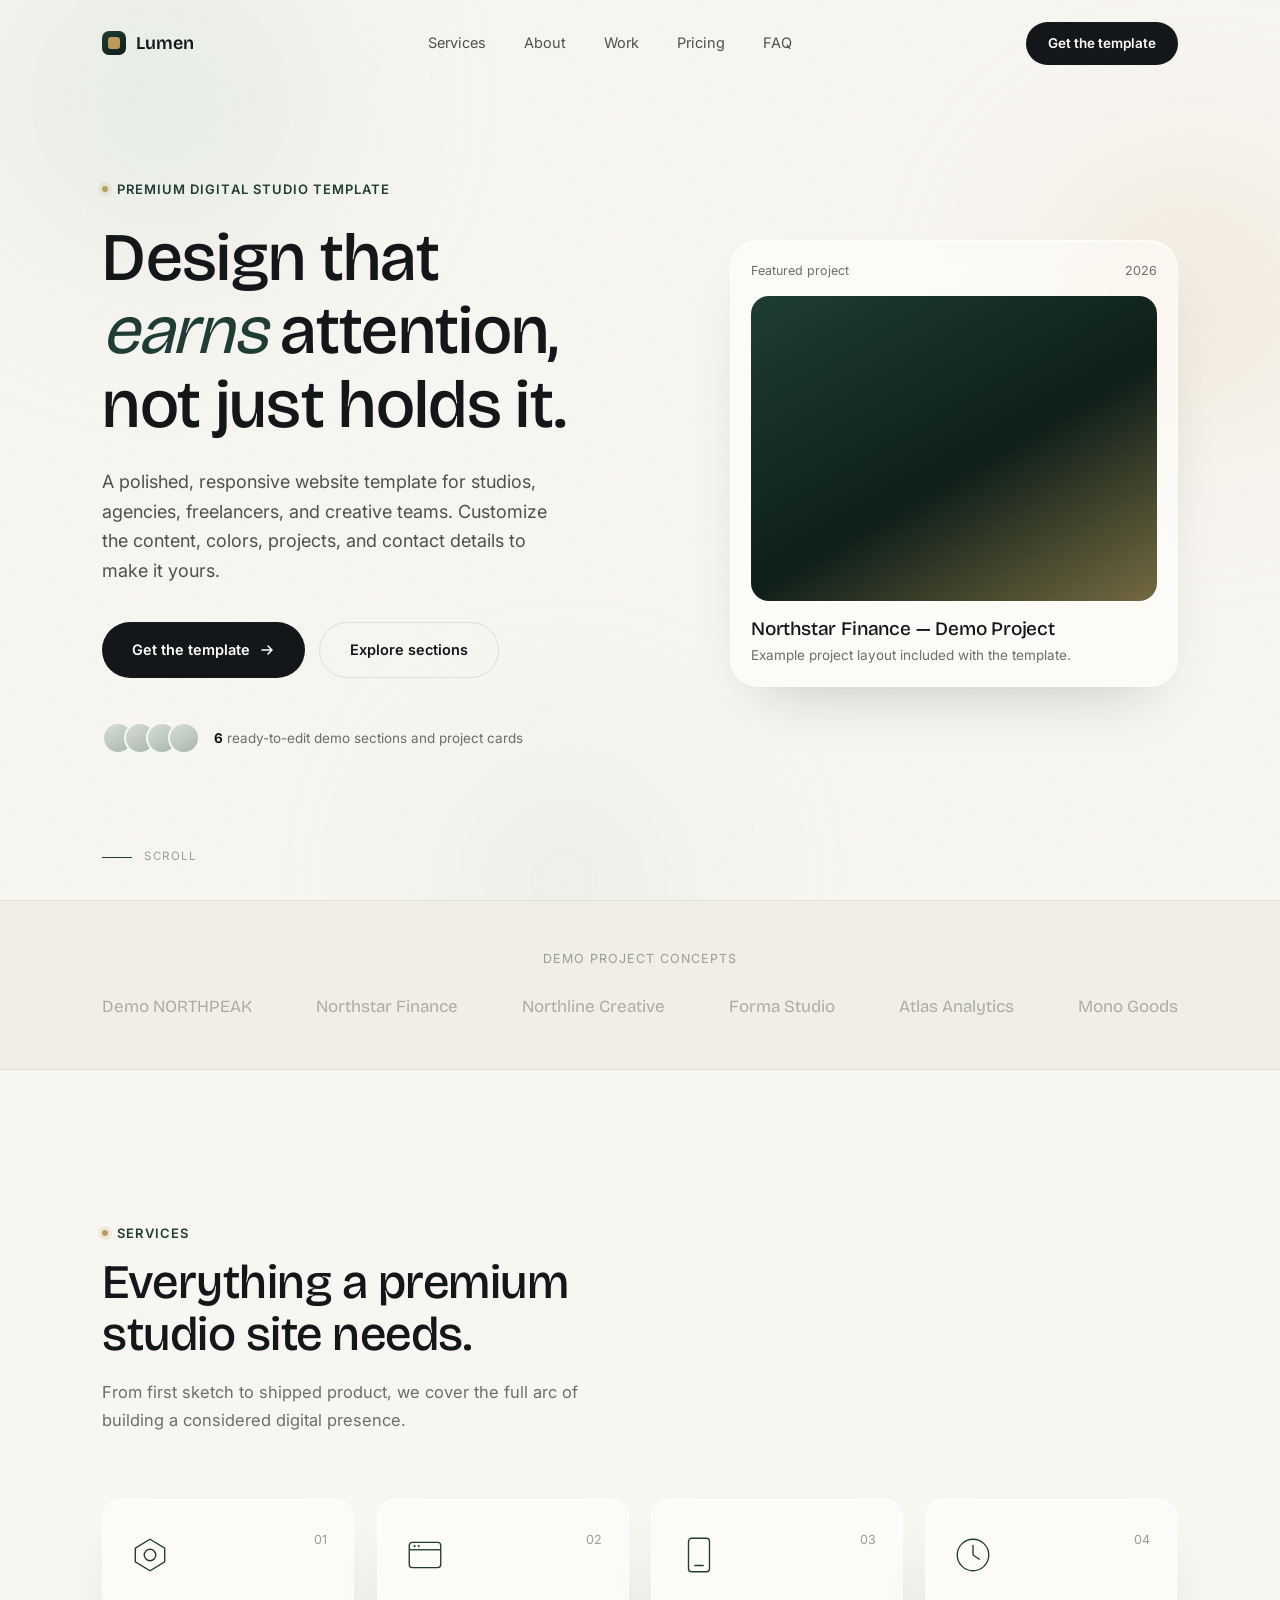
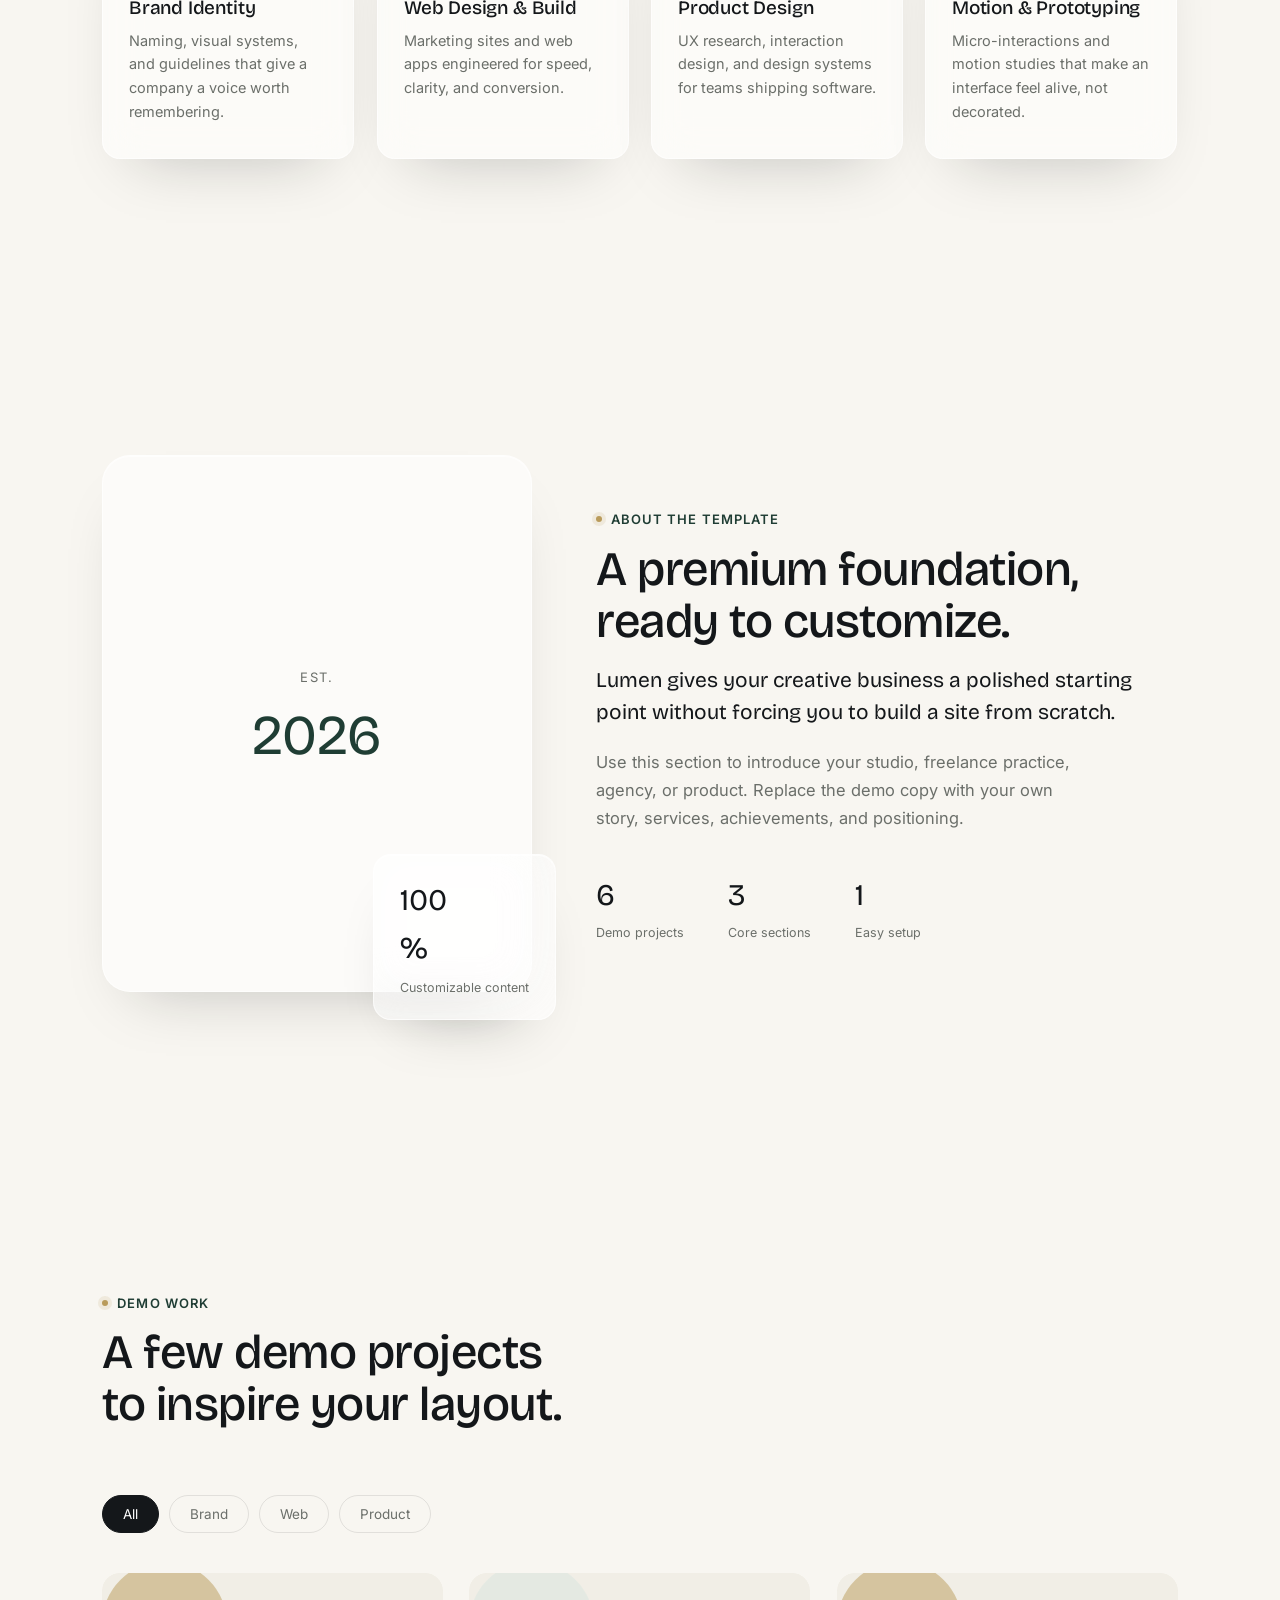
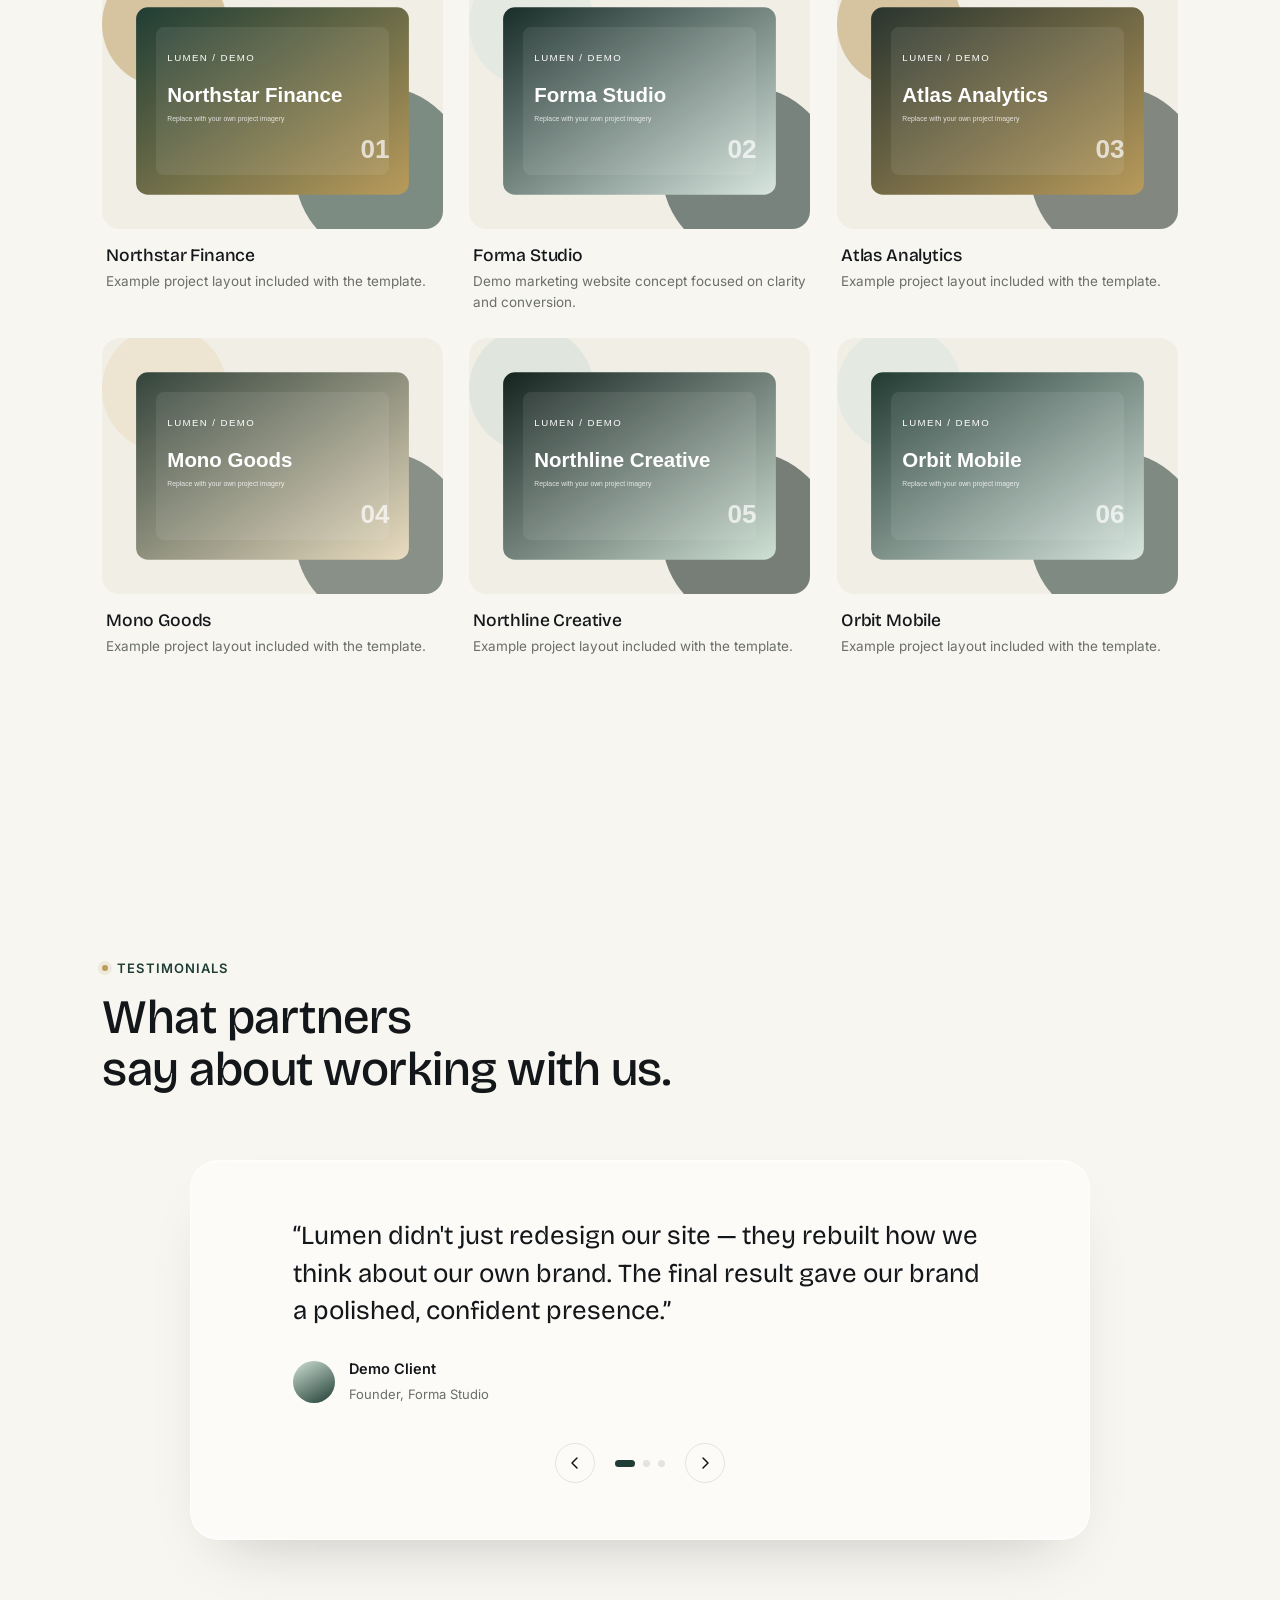
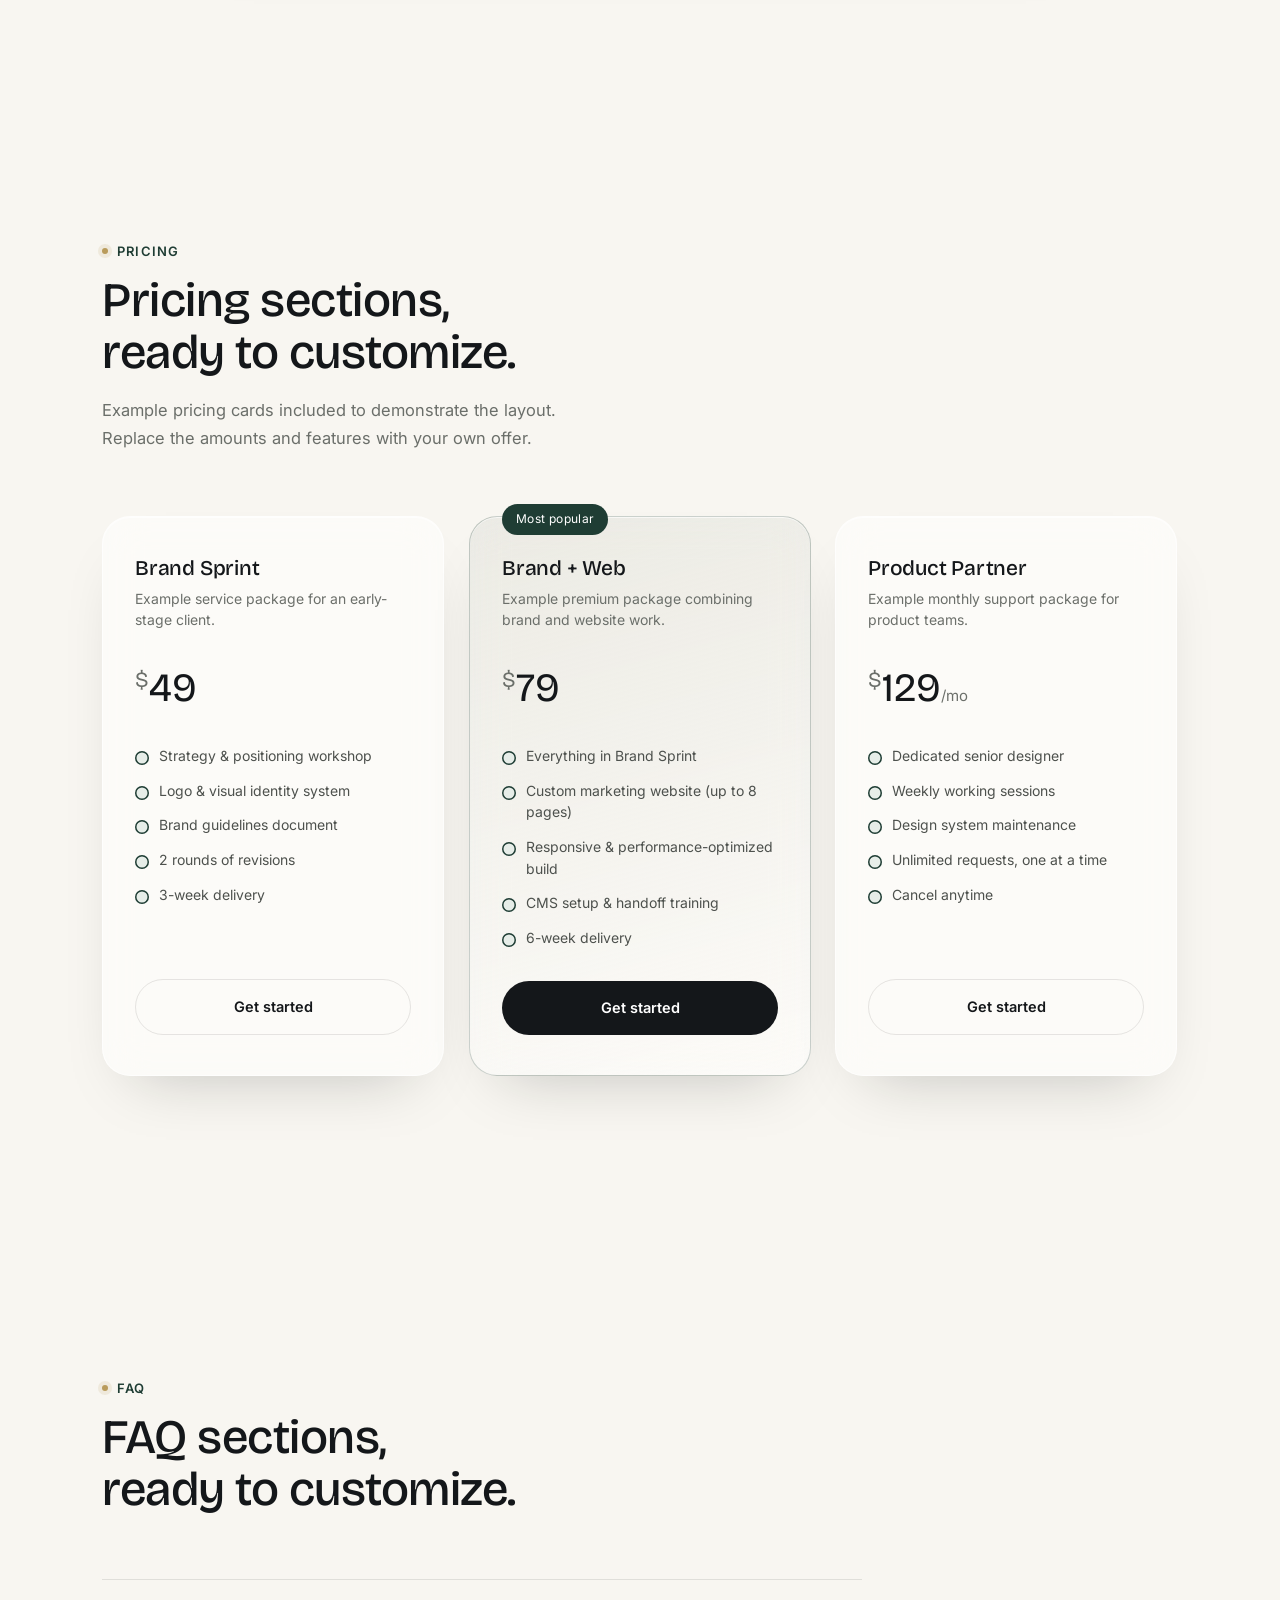
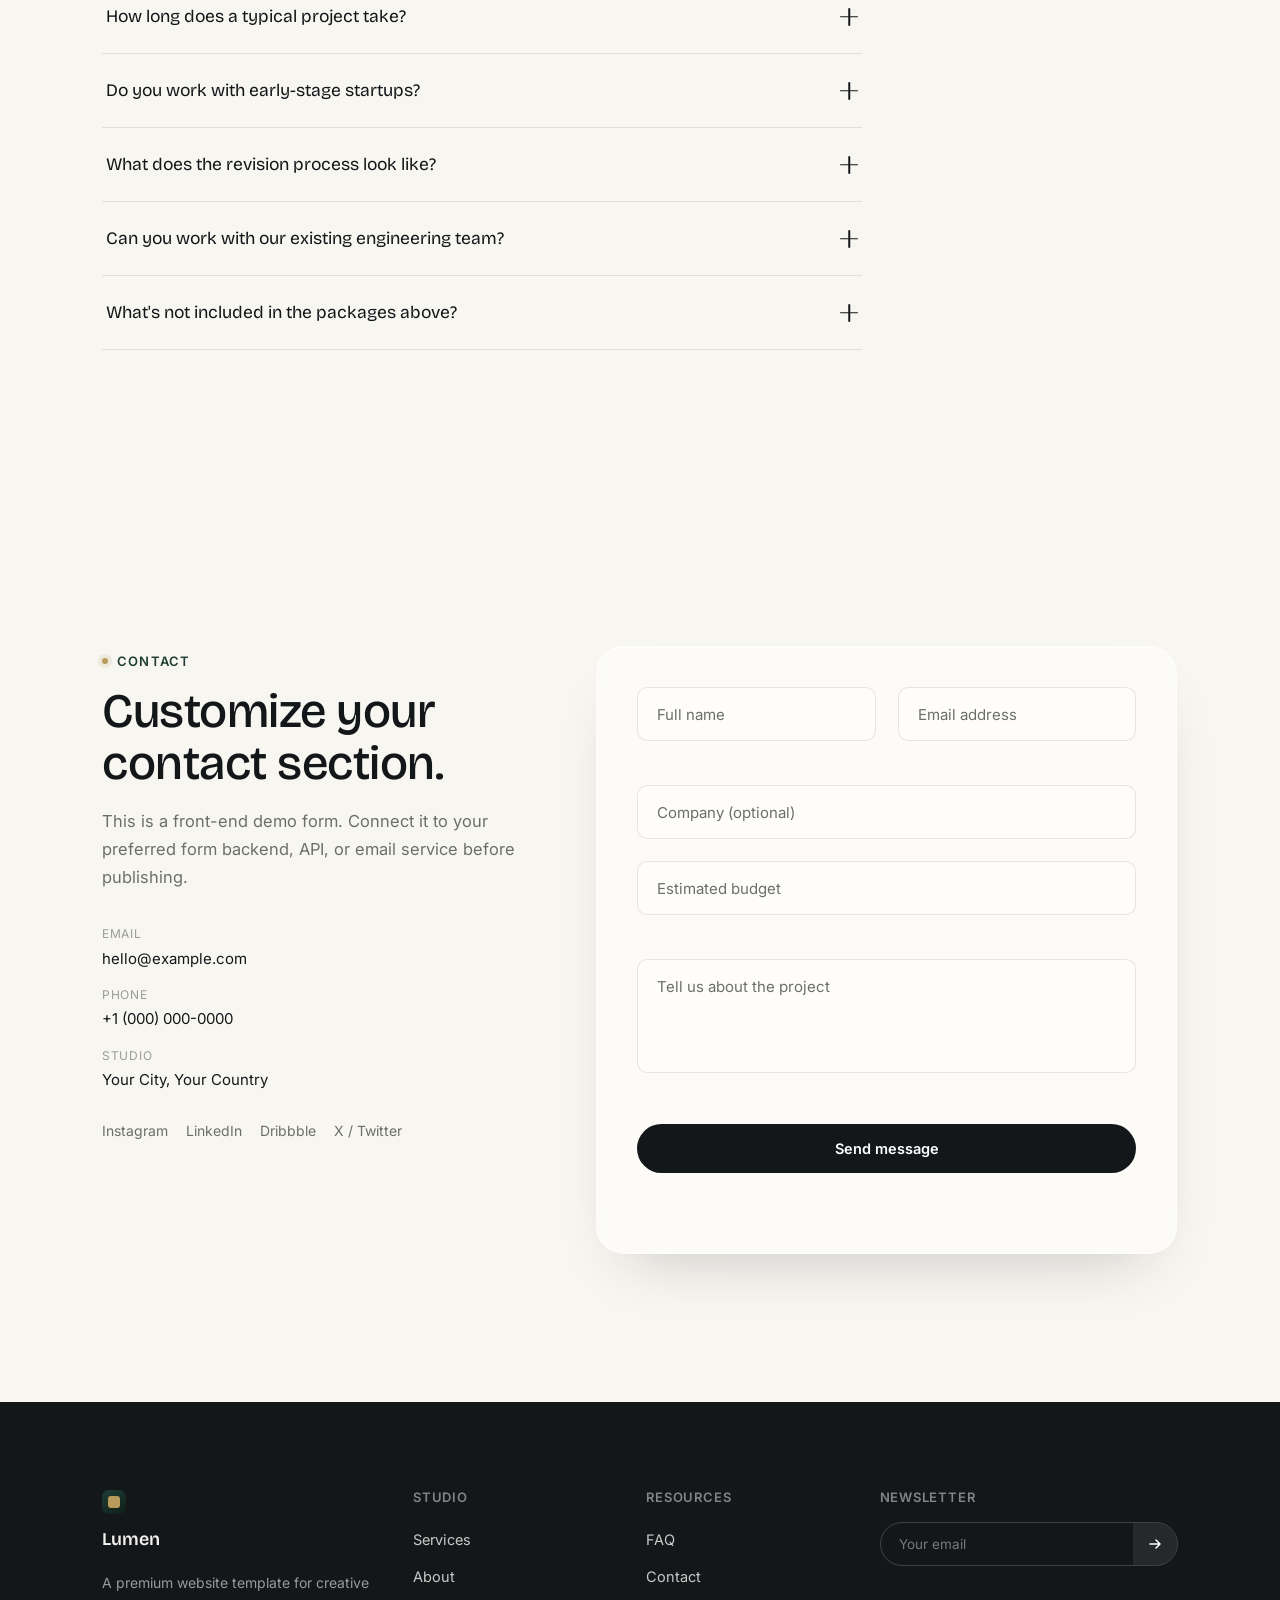
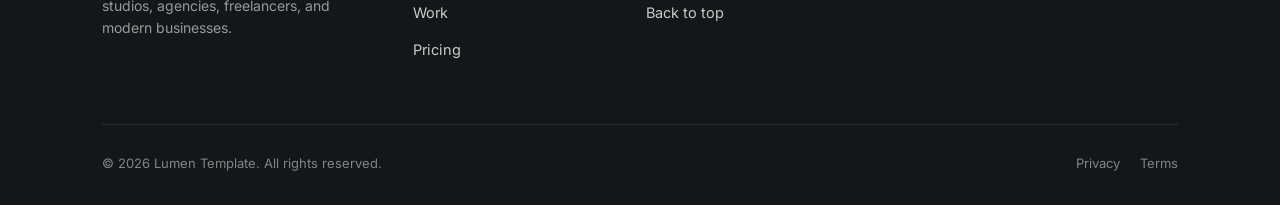
<file: index.html>
<!DOCTYPE html>
<html lang="en">
<head>
<!--
  LUMEN — COMMERCIAL TEMPLATE
  Demo content is included for presentation purposes.
  Replace brand details, testimonials, projects, contact information,
  pricing, social links, and legal links before publishing a client site.
-->
<meta charset="UTF-8">
<meta name="viewport" content="width=device-width, initial-scale=1.0">
<title>Lumen — Premium Digital Studio Template</title>
<meta name="description" content="Lumen is a premium digital studio website template for creative agencies, freelancers, and modern studios.">
<meta name="theme-color" content="#f8f6f1">

<!-- Preconnect + fonts -->
<link rel="preconnect" href="https://fonts.googleapis.com">
<link rel="preconnect" href="https://fonts.gstatic.com" crossorigin>
<link href="https://fonts.googleapis.com/css2?family=Bricolage+Grotesque:opsz,wght@12..96,400;12..96,500;12..96,600;12..96,700&family=Inter:wght@400;500;600&display=swap" rel="stylesheet">

<link rel="stylesheet" href="style.css">
</head>
<body>

<!-- ============ LOADER ============ -->
<div class="loader" id="loader" aria-hidden="true">
  <div class="loader-mark">
    <span class="loader-ring"></span>
    <span class="loader-word">LUMEN</span>
  </div>
</div>

<a class="skip-link" href="#main">Skip to content</a>

<!-- ============ SCROLL PROGRESS ============ -->
<div class="scroll-progress" id="scrollProgress" aria-hidden="true"></div>

<!-- ============ NAV ============ -->
<header class="nav" id="nav">
  <div class="nav-inner">
    <a href="#top" class="brand" aria-label="Lumen — home">
      <span class="brand-mark" aria-hidden="true"></span>
      <span class="brand-word">Lumen</span>
    </a>

    <nav class="nav-links" aria-label="Primary navigation">
      <a href="#services"><span>Services</span></a>
      <a href="#about"><span>About</span></a>
      <a href="#work"><span>Work</span></a>
      <a href="#pricing"><span>Pricing</span></a>
      <a href="#faq"><span>FAQ</span></a>
    </nav>

    <a href="#contact" class="btn btn-small btn-dark nav-cta">
      <span>Get the template</span>
    </a>

    <button class="nav-toggle" id="navToggle" aria-label="Open menu" aria-expanded="false" aria-controls="navMobile">
      <span></span><span></span><span></span>
    </button>
  </div>

  <div class="nav-mobile" id="navMobile">
    <a href="#services">Services</a>
    <a href="#about">About</a>
    <a href="#work">Work</a>
    <a href="#pricing">Pricing</a>
    <a href="#faq">FAQ</a>
    <a href="#contact" class="nav-mobile-cta">Get the template</a>
  </div>
</header>

<main id="main">

  <!-- ============ HERO ============ -->
  <section class="hero" id="top">
    <div class="hero-aurora" aria-hidden="true">
      <span class="orb orb-a"></span>
      <span class="orb orb-b"></span>
      <span class="orb orb-c"></span>
      <span class="grain-overlay"></span>
    </div>

    <div class="hero-inner">
      <p class="eyebrow" data-reveal>
        <span class="eyebrow-dot" aria-hidden="true"></span>
        Premium Digital Studio Template
      </p>

      <h1 class="hero-title">
        <span class="reveal-line"><span data-reveal-word>Design that</span></span>
        <span class="reveal-line"><span data-reveal-word><em>earns</em> attention,</span></span>
        <span class="reveal-line"><span data-reveal-word>not just holds it.</span></span>
      </h1>

      <p class="hero-sub" data-reveal>
        A polished, responsive website template for studios, agencies,
        freelancers, and creative teams. Customize the content, colors,
        projects, and contact details to make it yours.
      </p>

      <div class="hero-actions" data-reveal>
        <a href="#contact" class="btn btn-dark">
          <span>Get the template</span>
          <svg class="btn-icon" width="16" height="16" viewBox="0 0 16 16" fill="none" aria-hidden="true"><path d="M3 8h10M9 4l4 4-4 4" stroke="currentColor" stroke-width="1.5" stroke-linecap="round" stroke-linejoin="round"/></svg>
        </a>
        <a href="#work" class="btn btn-outline">
          <span>Explore sections</span>
        </a>
      </div>

      <div class="hero-proof" data-reveal>
        <div class="proof-avatars" aria-hidden="true">
          <span></span><span></span><span></span><span></span>
        </div>
        <p><strong>6</strong> ready-to-edit demo sections and project cards</p>
      </div>
    </div>

    <div class="hero-card glass" data-reveal data-tilt>
      <div class="hero-card-top">
        <span class="hero-card-tag">Featured project</span>
        <span class="hero-card-year">2026</span>
      </div>
      <div class="hero-card-media" aria-hidden="true">
        <div class="media-gradient"></div>
      </div>
      <div class="hero-card-bottom">
        <h3>Northstar Finance — Demo Project</h3>
        <p>Example project layout included with the template.</p>
      </div>
    </div>

    <div class="scroll-cue" aria-hidden="true">
      <span class="scroll-cue-line"></span>
      <span>Scroll</span>
    </div>
  </section>

  <!-- ============ LOGO STRIP ============ -->
  <section class="logo-strip" aria-label="Clients we've worked with">
    <p class="logo-strip-label">Demo project concepts</p>
    <div class="logo-row">
      <span>Demo NORTHPEAK</span>
      <span>Northstar Finance</span>
      <span>Northline Creative</span>
      <span>Forma Studio</span>
      <span>Atlas Analytics</span>
      <span>Mono Goods</span>
    </div>
  </section>

  <!-- ============ SERVICES ============ -->
  <section class="services section" id="services">
    <div class="section-head">
      <p class="eyebrow"><span class="eyebrow-dot" aria-hidden="true"></span> Services</p>
      <h2 class="section-title" data-reveal>Everything a premium<br>studio site needs.</h2>
      <p class="section-desc" data-reveal>
        From first sketch to shipped product, we cover the full arc of
        building a considered digital presence.
      </p>
    </div>

    <div class="services-grid">
      <article class="service-card glass" data-reveal data-tilt>
        <div class="service-icon" aria-hidden="true">
          <svg viewBox="0 0 40 40" fill="none"><path d="M20 5L34 13.5V26.5L20 35L6 26.5V13.5L20 5Z" stroke="currentColor" stroke-width="1.3"/><circle cx="20" cy="20" r="5.5" stroke="currentColor" stroke-width="1.3"/></svg>
        </div>
        <span class="service-num">01</span>
        <h3>Brand Identity</h3>
        <p>Naming, visual systems, and guidelines that give a company a voice worth remembering.</p>
      </article>

      <article class="service-card glass" data-reveal data-tilt>
        <div class="service-icon" aria-hidden="true">
          <svg viewBox="0 0 40 40" fill="none"><rect x="5" y="8" width="30" height="24" rx="3" stroke="currentColor" stroke-width="1.3"/><path d="M5 15H35" stroke="currentColor" stroke-width="1.3"/><circle cx="10" cy="11.5" r="1" fill="currentColor"/><circle cx="14" cy="11.5" r="1" fill="currentColor"/></svg>
        </div>
        <span class="service-num">02</span>
        <h3>Web Design &amp; Build</h3>
        <p>Marketing sites and web apps engineered for speed, clarity, and conversion.</p>
      </article>

      <article class="service-card glass" data-reveal data-tilt>
        <div class="service-icon" aria-hidden="true">
          <svg viewBox="0 0 40 40" fill="none"><rect x="10" y="4" width="20" height="32" rx="3" stroke="currentColor" stroke-width="1.3"/><path d="M16 30H24" stroke="currentColor" stroke-width="1.3" stroke-linecap="round"/></svg>
        </div>
        <span class="service-num">03</span>
        <h3>Product Design</h3>
        <p>UX research, interaction design, and design systems for teams shipping software.</p>
      </article>

      <article class="service-card glass" data-reveal data-tilt>
        <div class="service-icon" aria-hidden="true">
          <svg viewBox="0 0 40 40" fill="none"><circle cx="20" cy="20" r="15" stroke="currentColor" stroke-width="1.3"/><path d="M20 11V20L26 24" stroke="currentColor" stroke-width="1.3" stroke-linecap="round" stroke-linejoin="round"/></svg>
        </div>
        <span class="service-num">04</span>
        <h3>Motion &amp; Prototyping</h3>
        <p>Micro-interactions and motion studies that make an interface feel alive, not decorated.</p>
      </article>
    </div>
  </section>

  <!-- ============ ABOUT ============ -->
  <section class="about section" id="about">
    <div class="about-grid">
      <div class="about-visual" data-reveal>
        <div class="about-frame glass">
          <div class="about-frame-inner">
            <span class="frame-label">Est.</span>
            <span class="frame-year">2026</span>
          </div>
        </div>
        <div class="about-stat glass">
          <span class="stat-num" data-count="100">0</span><span class="stat-unit">%</span>
          <span class="stat-label">Customizable content</span>
        </div>
      </div>

      <div class="about-copy">
        <p class="eyebrow"><span class="eyebrow-dot" aria-hidden="true"></span> About the Template</p>
        <h2 class="section-title" data-reveal>A premium foundation,<br>ready to customize.</h2>
        <p class="about-lede" data-reveal>
          Lumen gives your creative business a polished starting point
          without forcing you to build a site from scratch.
        </p>
        <p class="section-desc" data-reveal>
          Use this section to introduce your studio, freelance practice,
          agency, or product. Replace the demo copy with your own story,
          services, achievements, and positioning.
        </p>

        <div class="about-metrics" data-reveal>
          <div class="metric">
            <span class="metric-num" data-count="6">0</span><span class="metric-unit"></span>
            <span class="metric-label">Demo projects</span>
          </div>
          <div class="metric">
            <span class="metric-num" data-count="3">0</span><span class="metric-unit"></span>
            <span class="metric-label">Core sections</span>
          </div>
          <div class="metric">
            <span class="metric-num" data-count="1">0</span><span class="metric-unit"></span>
            <span class="metric-label">Easy setup</span>
          </div>
        </div>
      </div>
    </div>
  </section>

  <!-- ============ PORTFOLIO / GALLERY ============ -->
  <section class="work section" id="work">
    <div class="section-head">
      <p class="eyebrow"><span class="eyebrow-dot" aria-hidden="true"></span> Demo Work</p>
      <h2 class="section-title" data-reveal>A few demo projects<br>to inspire your layout.</h2>
    </div>

    <div class="work-filters" role="tablist" aria-label="Filter work by category">
      <button class="filter-btn is-active" role="tab" aria-selected="true" data-filter="all">All</button>
      <button class="filter-btn" role="tab" aria-selected="false" data-filter="brand">Brand</button>
      <button class="filter-btn" role="tab" aria-selected="false" data-filter="web">Web</button>
      <button class="filter-btn" role="tab" aria-selected="false" data-filter="product">Product</button>
    </div>

    <div class="work-grid" id="workGrid">

      <article class="work-card" data-category="brand" data-reveal>
        <div class="work-media">
          <img src="assets/work-01.svg" alt="Northstar Finance brand identity mockup on a desk" loading="lazy" width="1200" height="900">
          <div class="work-overlay">
            <span class="work-tag">Brand Identity</span>
            <span class="work-arrow" aria-hidden="true">↗</span>
          </div>
        </div>
        <div class="work-info">
          <h3>Northstar Finance</h3>
          <p>Example project layout included with the template.</p>
        </div>
      </article>

      <article class="work-card" data-category="web" data-reveal>
        <div class="work-media">
          <img src="assets/work-02.svg" alt="Forma Studio marketing website shown on a laptop screen" loading="lazy" width="1200" height="900">
          <div class="work-overlay">
            <span class="work-tag">Web Design</span>
            <span class="work-arrow" aria-hidden="true">↗</span>
          </div>
        </div>
        <div class="work-info">
          <h3>Forma Studio</h3>
          <p>Demo marketing website concept focused on clarity and conversion.</p>
        </div>
      </article>

      <article class="work-card" data-category="product" data-reveal>
        <div class="work-media">
          <img src="assets/work-03.svg" alt="Atlas Analytics product dashboard interface" loading="lazy" width="1200" height="900">
          <div class="work-overlay">
            <span class="work-tag">Product Design</span>
            <span class="work-arrow" aria-hidden="true">↗</span>
          </div>
        </div>
        <div class="work-info">
          <h3>Atlas Analytics</h3>
          <p>Example project layout included with the template.</p>
        </div>
      </article>

      <article class="work-card" data-category="brand" data-reveal>
        <div class="work-media">
          <img src="assets/work-04.svg" alt="Mono Goods packaging and stationery brand system" loading="lazy" width="1200" height="900">
          <div class="work-overlay">
            <span class="work-tag">Brand Identity</span>
            <span class="work-arrow" aria-hidden="true">↗</span>
          </div>
        </div>
        <div class="work-info">
          <h3>Mono Goods</h3>
          <p>Example project layout included with the template.</p>
        </div>
      </article>

      <article class="work-card" data-category="web" data-reveal>
        <div class="work-media">
          <img src="assets/work-05.svg" alt="Northline Creative agency portfolio website homepage" loading="lazy" width="1200" height="900">
          <div class="work-overlay">
            <span class="work-tag">Web Design</span>
            <span class="work-arrow" aria-hidden="true">↗</span>
          </div>
        </div>
        <div class="work-info">
          <h3>Northline Creative</h3>
          <p>Example project layout included with the template.</p>
        </div>
      </article>

      <article class="work-card" data-category="product" data-reveal>
        <div class="work-media">
          <img src="assets/work-06.svg" alt="Orbit Mobile mobile app interface screens" loading="lazy" width="1200" height="900">
          <div class="work-overlay">
            <span class="work-tag">Product Design</span>
            <span class="work-arrow" aria-hidden="true">↗</span>
          </div>
        </div>
        <div class="work-info">
          <h3>Orbit Mobile</h3>
          <p>Example project layout included with the template.</p>
        </div>
      </article>

    </div>
  </section>

  <!-- ============ TESTIMONIALS ============ -->
  <section class="testimonials section" id="testimonials">
    <div class="section-head">
      <p class="eyebrow"><span class="eyebrow-dot" aria-hidden="true"></span> Testimonials</p>
      <h2 class="section-title" data-reveal>What partners<br>say about working with us.</h2>
    </div>

    <div class="testimonial-slider glass" data-reveal>
      <div class="testimonial-track" id="testimonialTrack">
        <blockquote class="testimonial-slide is-active">
          <p>“Lumen didn't just redesign our site — they rebuilt how we think about our own brand. The final result gave our brand a polished, confident presence.”</p>
          <footer>
            <span class="testimonial-avatar" aria-hidden="true"></span>
            <div>
              <cite>Demo Client</cite>
              <span>Founder, Forma Studio</span>
            </div>
          </footer>
        </blockquote>

        <blockquote class="testimonial-slide">
          <p>“Clean structure, thoughtful interactions, and an excellent foundation for a studio website.”</p>
          <footer>
            <span class="testimonial-avatar" aria-hidden="true"></span>
            <div>
              <cite>Demo Founder</cite>
              <span>Head of Product, Atlas Analytics</span>
            </div>
          </footer>
        </blockquote>

        <blockquote class="testimonial-slide">
          <p>“The template gave us a polished starting point and made customization surprisingly fast.”</p>
          <footer>
            <span class="testimonial-avatar" aria-hidden="true"></span>
            <div>
              <cite>Demo Creative Director</cite>
              <span>CEO, Northstar Finance</span>
            </div>
          </footer>
        </blockquote>
      </div>

      <div class="testimonial-controls">
        <button class="testimonial-btn" id="testimonialPrev" aria-label="Previous testimonial">
          <svg width="16" height="16" viewBox="0 0 16 16" fill="none"><path d="M10 3L5 8L10 13" stroke="currentColor" stroke-width="1.5" stroke-linecap="round" stroke-linejoin="round"/></svg>
        </button>
        <div class="testimonial-dots" id="testimonialDots" role="tablist" aria-label="Select testimonial"></div>
        <button class="testimonial-btn" id="testimonialNext" aria-label="Next testimonial">
          <svg width="16" height="16" viewBox="0 0 16 16" fill="none"><path d="M6 3L11 8L6 13" stroke="currentColor" stroke-width="1.5" stroke-linecap="round" stroke-linejoin="round"/></svg>
        </button>
      </div>
    </div>
  </section>

  <!-- ============ PRICING ============ -->
  <section class="pricing section" id="pricing">
    <div class="section-head">
      <p class="eyebrow"><span class="eyebrow-dot" aria-hidden="true"></span> Pricing</p>
      <h2 class="section-title" data-reveal>Pricing sections,<br>ready to customize.</h2>
      <p class="section-desc" data-reveal>Example pricing cards included to demonstrate the layout. Replace the amounts and features with your own offer.</p>
    </div>

    <div class="pricing-grid">
      <article class="price-card glass" data-reveal data-tilt>
        <h3>Brand Sprint</h3>
        <p class="price-desc">Example service package for an early-stage client.</p>
        <p class="price-amount"><span class="price-currency">$</span>49</p>
        <ul class="price-features">
          <li>Strategy &amp; positioning workshop</li>
          <li>Logo &amp; visual identity system</li>
          <li>Brand guidelines document</li>
          <li>2 rounds of revisions</li>
          <li>3-week delivery</li>
        </ul>
        <a href="#contact" class="btn btn-outline btn-block"><span>Get started</span></a>
      </article>

      <article class="price-card price-card-featured glass" data-reveal data-tilt>
        <span class="price-badge">Most popular</span>
        <h3>Brand + Web</h3>
        <p class="price-desc">Example premium package combining brand and website work.</p>
        <p class="price-amount"><span class="price-currency">$</span>79</p>
        <ul class="price-features">
          <li>Everything in Brand Sprint</li>
          <li>Custom marketing website (up to 8 pages)</li>
          <li>Responsive &amp; performance-optimized build</li>
          <li>CMS setup &amp; handoff training</li>
          <li>6-week delivery</li>
        </ul>
        <a href="#contact" class="btn btn-dark btn-block"><span>Get started</span></a>
      </article>

      <article class="price-card glass" data-reveal data-tilt>
        <h3>Product Partner</h3>
        <p class="price-desc">Example monthly support package for product teams.</p>
        <p class="price-amount"><span class="price-currency">$</span>129<span class="price-period">/mo</span></p>
        <ul class="price-features">
          <li>Dedicated senior designer</li>
          <li>Weekly working sessions</li>
          <li>Design system maintenance</li>
          <li>Unlimited requests, one at a time</li>
          <li>Cancel anytime</li>
        </ul>
        <a href="#contact" class="btn btn-outline btn-block"><span>Get started</span></a>
      </article>
    </div>
  </section>

  <!-- ============ FAQ ============ -->
  <section class="faq section" id="faq">
    <div class="section-head">
      <p class="eyebrow"><span class="eyebrow-dot" aria-hidden="true"></span> FAQ</p>
      <h2 class="section-title" data-reveal>FAQ sections,<br>ready to customize.</h2>
    </div>

    <div class="faq-list" data-reveal>
      <div class="faq-item">
        <button class="faq-question" aria-expanded="false">
          <span>How long does a typical project take?</span>
          <span class="faq-icon" aria-hidden="true"></span>
        </button>
        <div class="faq-answer">
          <p>Replace this answer with your own delivery timeline, process, and scope details.</p>
        </div>
      </div>

      <div class="faq-item">
        <button class="faq-question" aria-expanded="false">
          <span>Do you work with early-stage startups?</span>
          <span class="faq-icon" aria-hidden="true"></span>
        </button>
        <div class="faq-answer">
          <p>Replace this demo answer with your own client or service information.</p>
        </div>
      </div>

      <div class="faq-item">
        <button class="faq-question" aria-expanded="false">
          <span>What does the revision process look like?</span>
          <span class="faq-icon" aria-hidden="true"></span>
        </button>
        <div class="faq-answer">
          <p>Explain your revision policy, approval process, and communication workflow here.</p>
        </div>
      </div>

      <div class="faq-item">
        <button class="faq-question" aria-expanded="false">
          <span>Can you work with our existing engineering team?</span>
          <span class="faq-icon" aria-hidden="true"></span>
        </button>
        <div class="faq-answer">
          <p>Use this answer to explain how you collaborate with clients, developers, or internal teams.</p>
        </div>
      </div>

      <div class="faq-item">
        <button class="faq-question" aria-expanded="false">
          <span>What's not included in the packages above?</span>
          <span class="faq-icon" aria-hidden="true"></span>
        </button>
        <div class="faq-answer">
          <p>List anything that is outside your standard package, such as hosting, copywriting, photography, or third-party services.</p>
        </div>
      </div>
    </div>
  </section>

  <!-- ============ CONTACT ============ -->
  <section class="contact section" id="contact">
    <div class="contact-grid">
      <div class="contact-copy">
        <p class="eyebrow"><span class="eyebrow-dot" aria-hidden="true"></span> Contact</p>
        <h2 class="section-title" data-reveal>Customize your<br>contact section.</h2>
        <p class="section-desc" data-reveal>
          This is a front-end demo form. Connect it to your preferred
          form backend, API, or email service before publishing.
        </p>

        <ul class="contact-details" data-reveal>
          <li>
            <span class="contact-label">Email</span>
            <a href="mailto:hello@example.com">hello@example.com</a>
          </li>
          <li>
            <span class="contact-label">Phone</span>
            <a href="tel:+10000000000">+1 (000) 000-0000</a>
          </li>
          <li>
            <span class="contact-label">Studio</span>
            <span>Your City, Your Country</span>
          </li>
        </ul>

        <div class="contact-socials" data-reveal>
          <a href="#" aria-label="Instagram — replace this link">Instagram</a>
          <a href="#" aria-label="LinkedIn — replace this link">LinkedIn</a>
          <a href="#" aria-label="Dribbble — replace this link">Dribbble</a>
          <a href="#" aria-label="X / Twitter — replace this link">X / Twitter</a>
        </div>
      </div>

      <form class="contact-form glass" id="contactForm" data-reveal novalidate>
        <div class="form-row">
          <div class="field">
            <input type="text" id="cf-name" name="name" required autocomplete="name" placeholder=" ">
            <label for="cf-name">Full name</label>
            <span class="field-error" id="err-name" role="alert"></span>
          </div>
          <div class="field">
            <input type="email" id="cf-email" name="email" required autocomplete="email" placeholder=" ">
            <label for="cf-email">Email address</label>
            <span class="field-error" id="err-email" role="alert"></span>
          </div>
        </div>

        <div class="field">
          <input type="text" id="cf-company" name="company" autocomplete="organization" placeholder=" ">
          <label for="cf-company">Company (optional)</label>
        </div>

        <div class="field">
          <select id="cf-budget" name="budget" required>
            <option value="" disabled selected></option>
            <option value="under-5k">Under $5k</option>
            <option value="5k-10k">$5k – $10k</option>
            <option value="10k-25k">$10k – $25k</option>
            <option value="25k-plus">$25k+</option>
          </select>
          <label for="cf-budget" class="select-label">Estimated budget</label>
          <span class="field-error" id="err-budget" role="alert"></span>
        </div>

        <div class="field">
          <textarea id="cf-message" name="message" rows="4" required placeholder=" "></textarea>
          <label for="cf-message">Tell us about the project</label>
          <span class="field-error" id="err-message" role="alert"></span>
        </div>

        <button type="submit" class="btn btn-dark btn-block">
          <span class="btn-label">Send message</span>
          <span class="btn-spinner" aria-hidden="true"></span>
        </button>
        <p class="form-status" id="formStatus" role="status" aria-live="polite"></p>
      </form>
    </div>
  </section>

</main>

<!-- ============ FOOTER ============ -->
<footer class="footer">
  <div class="footer-top">
    <div class="footer-brand">
      <span class="brand-mark" aria-hidden="true"></span>
      <span class="brand-word">Lumen</span>
      <p>A premium website template for creative studios, agencies, freelancers, and modern businesses.</p>
    </div>

    <nav class="footer-col" aria-label="Studio">
      <h4>Studio</h4>
      <a href="#services">Services</a>
      <a href="#about">About</a>
      <a href="#work">Work</a>
      <a href="#pricing">Pricing</a>
    </nav>

    <nav class="footer-col" aria-label="Resources">
      <h4>Resources</h4>
      <a href="#faq">FAQ</a>
      <a href="#contact">Contact</a>
      <a href="#top">Back to top</a>
    </nav>

    <div class="footer-col">
      <h4>Newsletter</h4>
      <form class="footer-form" id="footerForm">
        <label for="footer-email" class="sr-only">Email address</label>
        <input type="email" id="footer-email" placeholder="Your email" required>
        <button type="submit" aria-label="Subscribe">
          <svg width="16" height="16" viewBox="0 0 16 16" fill="none"><path d="M3 8h10M9 4l4 4-4 4" stroke="currentColor" stroke-width="1.5" stroke-linecap="round" stroke-linejoin="round"/></svg>
        </button>
      </form>
    </div>
  </div>

  <div class="footer-bottom">
    <p>© 2026 Lumen Template. All rights reserved.</p>
    <div class="footer-legal">
      <a href="#" aria-label="Replace with your privacy policy">Privacy</a>
      <a href="#" aria-label="Replace with your terms">Terms</a>
    </div>
  </div>
</footer>

<!-- Back to top -->
<button class="to-top" id="toTop" aria-label="Back to top">
  <svg width="16" height="16" viewBox="0 0 16 16" fill="none"><path d="M13 10L8 5L3 10" stroke="currentColor" stroke-width="1.5" stroke-linecap="round" stroke-linejoin="round"/></svg>
</button>

<script src="script.js" defer></script>
</body>
</html>
</file>
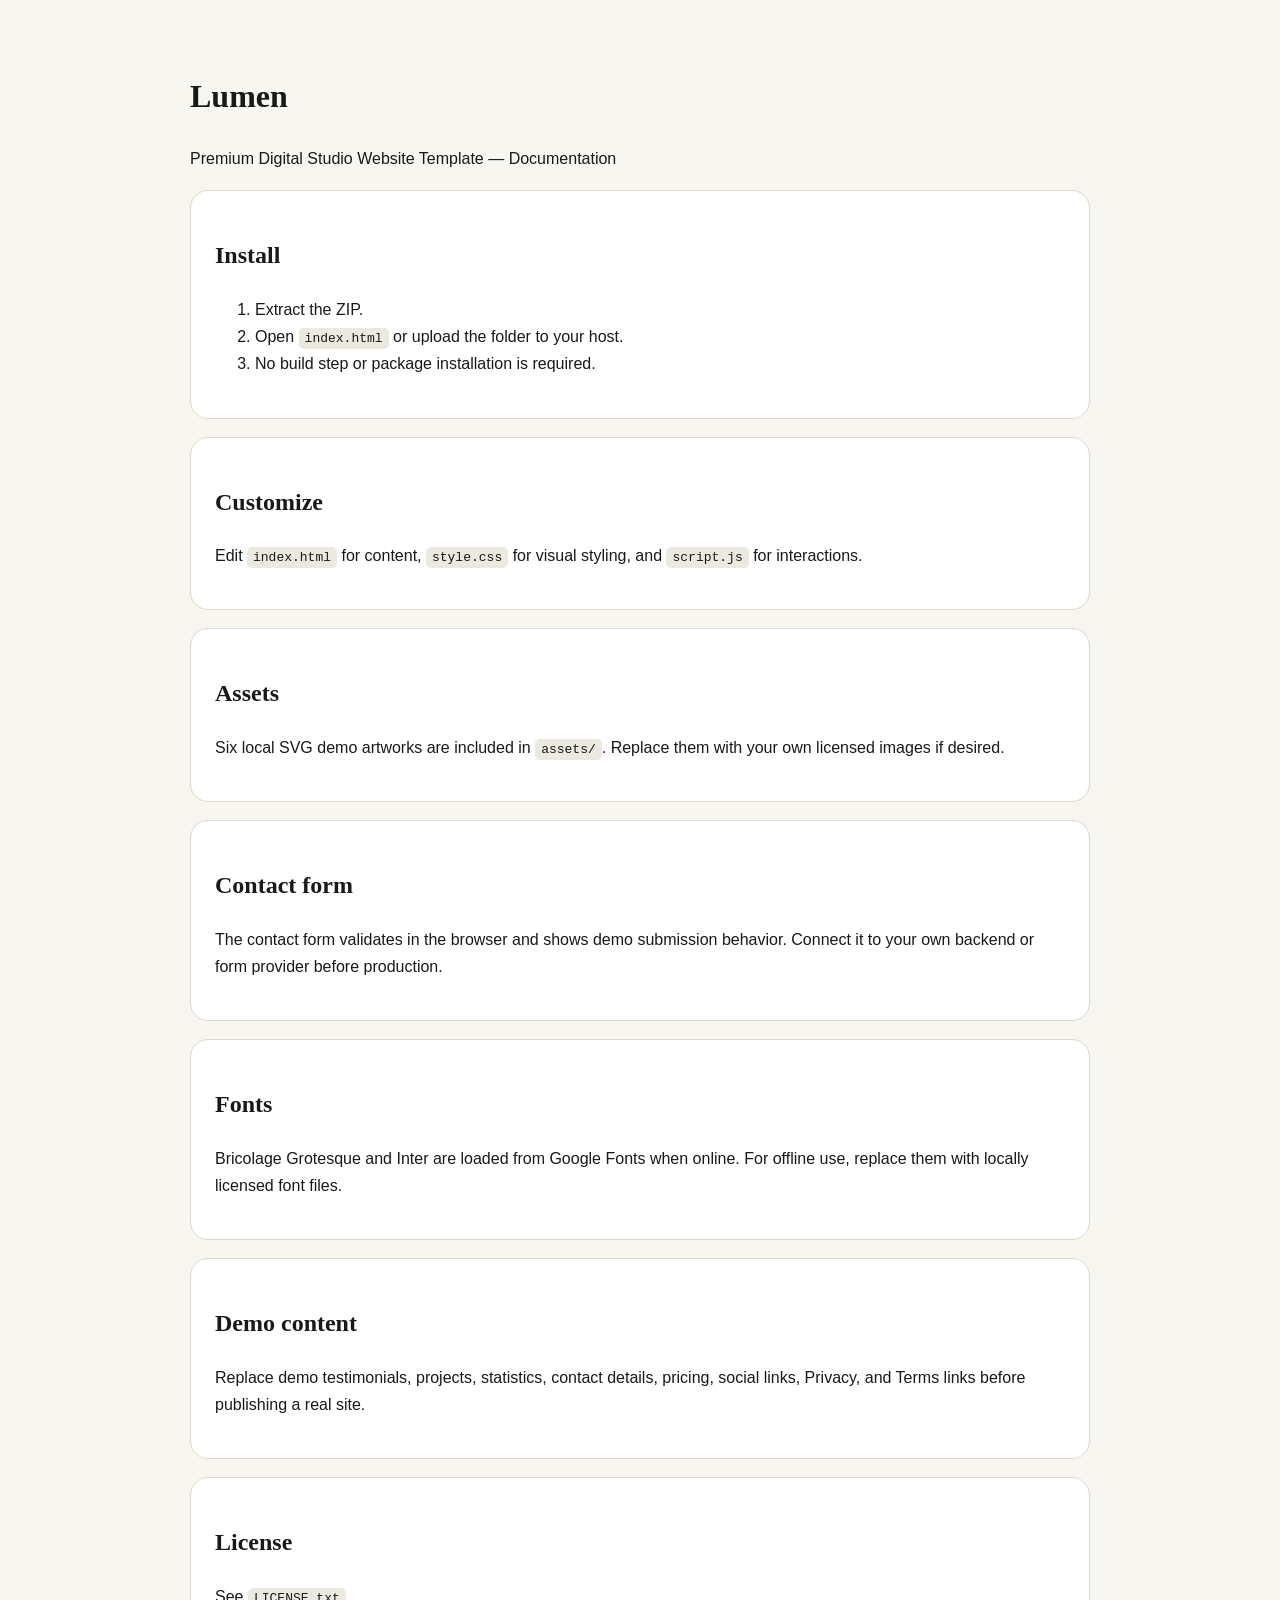
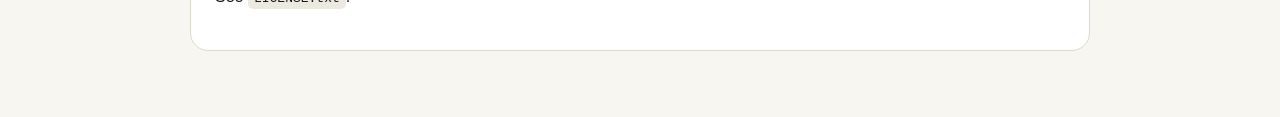
<file: documentation/index.html>
<!doctype html><html lang="en"><head><meta charset="utf-8"><meta name="viewport" content="width=device-width,initial-scale=1"><title>Lumen — Documentation</title><style>body{font-family:Arial,sans-serif;max-width:900px;margin:auto;padding:48px 24px;line-height:1.7;color:#171a18;background:#f8f6f1}h1,h2{font-family:Georgia,serif}code{background:#ece9e1;padding:3px 6px;border-radius:5px}.card{background:#fff;border:1px solid #ddd8cc;border-radius:18px;padding:24px;margin:18px 0}</style></head><body><h1>Lumen</h1><p>Premium Digital Studio Website Template — Documentation</p><div class="card"><h2>Install</h2><ol><li>Extract the ZIP.</li><li>Open <code>index.html</code> or upload the folder to your host.</li><li>No build step or package installation is required.</li></ol></div><div class="card"><h2>Customize</h2><p>Edit <code>index.html</code> for content, <code>style.css</code> for visual styling, and <code>script.js</code> for interactions.</p></div><div class="card"><h2>Assets</h2><p>Six local SVG demo artworks are included in <code>assets/</code>. Replace them with your own licensed images if desired.</p></div><div class="card"><h2>Contact form</h2><p>The contact form validates in the browser and shows demo submission behavior. Connect it to your own backend or form provider before production.</p></div><div class="card"><h2>Fonts</h2><p>Bricolage Grotesque and Inter are loaded from Google Fonts when online. For offline use, replace them with locally licensed font files.</p></div><div class="card"><h2>Demo content</h2><p>Replace demo testimonials, projects, statistics, contact details, pricing, social links, Privacy, and Terms links before publishing a real site.</p></div><div class="card"><h2>License</h2><p>See <code>LICENSE.txt</code>.</p></div></body></html>
</file>
<file: style.css>
/* ==========================================================================
   LUMEN — DIGITAL DESIGN STUDIO
   Table of contents:
   1.  Design tokens
   2.  Reset & base
   3.  Utilities & layout
   4.  Loader / scroll progress
   5.  Buttons
   6.  Navigation
   7.  Hero
   8.  Logo strip
   9.  Services
   10. About
   11. Work / Portfolio
   12. Testimonials
   13. Pricing
   14. FAQ
   15. Contact
   16. Footer
   17. Reveal animation states
   18. Responsive
   ========================================================================== */

/* -------------------- 1. DESIGN TOKENS -------------------- */
:root {
  /* Surfaces */
  --bg: #f8f6f1;
  --bg-alt: #f1eee6;
  --ink: #14171a;
  --ink-soft: #4d514d;
  --muted: #6b6f6a;
  --faint: #9a9d96;
  --line: rgba(20, 23, 20, 0.1);
  --line-soft: rgba(20, 23, 20, 0.06);

  /* Glass */
  --glass-bg: rgba(255, 255, 255, 0.55);
  --glass-bg-strong: rgba(255, 255, 255, 0.72);
  --glass-border: rgba(255, 255, 255, 0.6);

  /* Accents */
  --accent: #1f3d34;        /* deep forest — primary accent */
  --accent-soft: #e6ede8;   /* pale accent fill */
  --gold: #b99b5b;          /* muted brass — highlight only */
  --gold-soft: rgba(185, 155, 91, 0.14);

  /* Type */
  --font-display: "Bricolage Grotesque", "Inter", sans-serif;
  --font-body: "Inter", -apple-system, BlinkMacSystemFont, sans-serif;

  /* Motion */
  --ease: cubic-bezier(0.16, 1, 0.3, 1);
  --ease-soft: cubic-bezier(0.4, 0, 0.2, 1);
  --dur-fast: 0.25s;
  --dur: 0.45s;
  --dur-slow: 0.8s;

  --radius-lg: 28px;
  --radius-md: 18px;
  --radius-sm: 10px;

  --nav-h: 88px;
}

/* -------------------- 2. RESET & BASE -------------------- */
*, *::before, *::after { box-sizing: border-box; margin: 0; padding: 0; }

html {
  scroll-behavior: smooth;
  background: var(--bg);
}

@media (prefers-reduced-motion: reduce) {
  html { scroll-behavior: auto; }
  *, *::before, *::after {
    animation-duration: 0.01ms !important;
    animation-iteration-count: 1 !important;
    transition-duration: 0.01ms !important;
  }
}

body {
  background: var(--bg);
  color: var(--ink);
  font-family: var(--font-body);
  font-size: 16px;
  line-height: 1.55;
  -webkit-font-smoothing: antialiased;
  overflow-x: hidden;
}

img { max-width: 100%; display: block; }
a { color: inherit; text-decoration: none; }
button, input, textarea, select { font-family: inherit; font-size: inherit; color: inherit; }
button { cursor: pointer; background: none; border: none; }
ul, ol { list-style: none; }
h1, h2, h3, h4 { font-family: var(--font-display); font-weight: 500; line-height: 1.08; letter-spacing: -0.01em; }

::selection { background: var(--accent); color: #fff; }

a:focus-visible, button:focus-visible, input:focus-visible,
textarea:focus-visible, select:focus-visible {
  outline: 2px solid var(--accent);
  outline-offset: 3px;
  border-radius: 4px;
}

.sr-only {
  position: absolute; width: 1px; height: 1px; padding: 0; margin: -1px;
  overflow: hidden; clip: rect(0,0,0,0); white-space: nowrap; border: 0;
}

.skip-link {
  position: fixed; top: -60px; left: 16px; z-index: 10000;
  background: var(--ink); color: #fff; padding: 12px 20px; border-radius: 8px;
  transition: top 0.25s var(--ease);
}
.skip-link:focus { top: 16px; }

/* -------------------- 3. UTILITIES & LAYOUT -------------------- */
.section { padding: 148px 8vw; position: relative; }
@media (max-width: 860px) { .section { padding: 96px 6vw; } }

.section-head { max-width: 640px; margin-bottom: 64px; }
.section-title {
  font-size: clamp(30px, 3.8vw, 48px);
  color: var(--ink);
  margin: 14px 0 18px;
}
.section-desc { font-size: 16.5px; color: var(--muted); max-width: 480px; line-height: 1.7; }

.eyebrow {
  display: inline-flex; align-items: center; gap: 9px;
  font-size: 13px; font-weight: 600; letter-spacing: 0.08em; text-transform: uppercase;
  color: var(--accent);
}
.eyebrow-dot {
  width: 6px; height: 6px; border-radius: 50%;
  background: var(--gold);
  box-shadow: 0 0 0 4px var(--gold-soft);
}

.glass {
  background: var(--glass-bg);
  border: 1px solid var(--glass-border);
  backdrop-filter: blur(20px) saturate(1.4);
  -webkit-backdrop-filter: blur(20px) saturate(1.4);
  box-shadow: 0 1px 0 rgba(255,255,255,0.6) inset, 0 30px 60px -34px rgba(20,23,20,0.25);
}

/* -------------------- 4. LOADER / SCROLL PROGRESS -------------------- */
.loader {
  position: fixed; inset: 0; z-index: 10000;
  background: var(--bg);
  display: flex; align-items: center; justify-content: center;
  transition: opacity var(--dur-slow) var(--ease), visibility var(--dur-slow);
}
.loader.is-hidden { opacity: 0; visibility: hidden; pointer-events: none; }
.loader-mark { display: flex; flex-direction: column; align-items: center; gap: 20px; }
.loader-ring {
  width: 44px; height: 44px; border-radius: 50%;
  border: 1.5px solid var(--line);
  border-top-color: var(--accent);
  animation: spin 0.9s linear infinite;
}
.loader-word {
  font-family: var(--font-display); font-size: 13px; letter-spacing: 0.35em;
  color: var(--muted);
}
@keyframes spin { to { transform: rotate(360deg); } }

.scroll-progress {
  position: fixed; top: 0; left: 0; height: 3px; width: 0%;
  background: linear-gradient(90deg, var(--accent), var(--gold));
  z-index: 9998;
  transform-origin: left;
}

/* -------------------- 5. BUTTONS -------------------- */
.btn {
  display: inline-flex; align-items: center; justify-content: center; gap: 9px;
  padding: 16px 30px; border-radius: 100px;
  font-size: 14.5px; font-weight: 600;
  transition: transform var(--dur-fast) var(--ease), box-shadow var(--dur-fast) var(--ease),
              background var(--dur-fast), color var(--dur-fast), border-color var(--dur-fast);
  position: relative; overflow: hidden; white-space: nowrap;
}
.btn-icon { transition: transform var(--dur-fast) var(--ease); }
.btn:hover .btn-icon { transform: translateX(3px); }

.btn-dark { background: var(--ink); color: #fff; }
.btn-dark:hover { transform: translateY(-2px); box-shadow: 0 14px 30px -12px rgba(20,23,20,0.45); }

.btn-outline { border: 1.5px solid var(--line); color: var(--ink); background: transparent; }
.btn-outline:hover { border-color: var(--accent); background: var(--accent-soft); transform: translateY(-2px); }

.btn-small { padding: 11px 22px; font-size: 13.5px; }
.btn-block { width: 100%; }

/* Ripple micro-interaction */
.btn { -webkit-tap-highlight-color: transparent; }
.btn .ripple {
  position: absolute; border-radius: 50%; background: rgba(255,255,255,0.35);
  transform: scale(0); animation: ripple 0.6s var(--ease-soft);
  pointer-events: none;
}
.btn-outline .ripple { background: rgba(31,61,52,0.15); }
@keyframes ripple { to { transform: scale(3); opacity: 0; } }

/* -------------------- 6. NAVIGATION -------------------- */
.nav {
  position: fixed; top: 0; left: 0; right: 0; z-index: 900;
  height: var(--nav-h);
  border-bottom: 1px solid transparent;
  transition: background var(--dur) var(--ease-soft), border-color var(--dur), backdrop-filter var(--dur);
}
.nav.is-scrolled {
  background: rgba(248, 246, 241, 0.78);
  backdrop-filter: blur(16px) saturate(1.4);
  -webkit-backdrop-filter: blur(16px) saturate(1.4);
  border-color: var(--line-soft);
}
.nav-inner {
  height: 100%; max-width: 1440px; margin: 0 auto; padding: 0 8vw;
  display: flex; align-items: center; justify-content: space-between; gap: 32px;
}
.brand { display: flex; align-items: center; gap: 10px; }
.brand-mark {
  width: 24px; height: 24px; border-radius: 7px;
  background: linear-gradient(150deg, var(--accent), #0e1f19);
  position: relative;
}
.brand-mark::after {
  content: ""; position: absolute; inset: 6px; border-radius: 3px;
  background: var(--gold);
}
.brand-word { font-family: var(--font-display); font-size: 18px; font-weight: 600; letter-spacing: -0.01em; }

.nav-links { display: flex; gap: 38px; }
.nav-links a { font-size: 14.5px; color: var(--ink-soft); padding: 8px 0; position: relative; }
.nav-links a span::after {
  content: ""; position: absolute; left: 0; right: 0; bottom: 4px; height: 1px;
  background: var(--accent); transform: scaleX(0); transform-origin: left;
  transition: transform var(--dur) var(--ease);
}
.nav-links a:hover { color: var(--ink); }
.nav-links a:hover span::after { transform: scaleX(1); }

.nav-toggle {
  display: none; flex-direction: column; gap: 5px; width: 26px; height: 20px; justify-content: center;
}
.nav-toggle span {
  display: block; height: 1.5px; width: 100%; background: var(--ink);
  transition: transform var(--dur-fast) var(--ease), opacity var(--dur-fast);
}
.nav-toggle[aria-expanded="true"] span:nth-child(1) { transform: translateY(6.5px) rotate(45deg); }
.nav-toggle[aria-expanded="true"] span:nth-child(2) { opacity: 0; }
.nav-toggle[aria-expanded="true"] span:nth-child(3) { transform: translateY(-6.5px) rotate(-45deg); }

.nav-mobile {
  display: none; position: absolute; top: 100%; left: 0; right: 0;
  background: rgba(248,246,241,0.98); backdrop-filter: blur(18px);
  border-bottom: 1px solid var(--line-soft);
  flex-direction: column; padding: 8px 6vw 28px;
  opacity: 0; transform: translateY(-10px); pointer-events: none;
  transition: opacity var(--dur) var(--ease), transform var(--dur) var(--ease);
}
.nav-mobile.is-open { opacity: 1; transform: translateY(0); pointer-events: auto; }
.nav-mobile a { padding: 15px 0; font-size: 17px; border-bottom: 1px solid var(--line-soft); color: var(--ink-soft); }
.nav-mobile-cta { color: var(--accent) !important; font-weight: 600; }

@media (max-width: 900px) {
  .nav-links, .nav-cta { display: none; }
  .nav-toggle { display: flex; }
  .nav-mobile { display: flex; }
}

/* -------------------- 7. HERO -------------------- */
.hero {
  position: relative;
  min-height: 100svh;
  display: grid;
  grid-template-columns: 1.05fr 0.8fr;
  align-items: center;
  gap: 40px;
  padding: calc(var(--nav-h) + 40px) 8vw 100px;
  overflow: hidden;
}

.hero-aurora { position: absolute; inset: 0; z-index: 0; overflow: hidden; }
.orb {
  position: absolute; border-radius: 50%; filter: blur(70px);
  opacity: 0.55; will-change: transform;
}
.orb-a { width: 480px; height: 480px; background: radial-gradient(circle, #cfe0d5, transparent 70%); top: -140px; left: -80px; animation: driftA 22s ease-in-out infinite; }
.orb-b { width: 420px; height: 420px; background: radial-gradient(circle, #e9dcc0, transparent 70%); top: 10%; right: -120px; animation: driftB 26s ease-in-out infinite; }
.orb-c { width: 360px; height: 360px; background: radial-gradient(circle, #d8e6df, transparent 70%); bottom: -160px; left: 30%; animation: driftC 30s ease-in-out infinite; }

@keyframes driftA { 0%,100% { transform: translate(0,0); } 50% { transform: translate(40px, 30px); } }
@keyframes driftB { 0%,100% { transform: translate(0,0); } 50% { transform: translate(-30px, 40px); } }
@keyframes driftC { 0%,100% { transform: translate(0,0); } 50% { transform: translate(30px, -30px); } }

.grain-overlay {
  position: absolute; inset: 0; opacity: 0.035; mix-blend-mode: multiply;
  background-image: url("data:image/svg+xml,%3Csvg xmlns='http://www.w3.org/2000/svg' width='120' height='120'%3E%3Cfilter id='n'%3E%3CfeTurbulence type='fractalNoise' baseFrequency='0.85' numOctaves='2'/%3E%3C/filter%3E%3Crect width='100%25' height='100%25' filter='url(%23n)'/%3E%3C/svg%3E");
}

.hero-inner { position: relative; z-index: 2; max-width: 620px; }

.hero-title {
  font-size: clamp(38px, 5.4vw, 68px);
  color: var(--ink);
  margin: 22px 0 26px;
}
.hero-title em { font-style: italic; font-weight: 400; color: var(--accent); }
.reveal-line { display: block; overflow: hidden; }
.reveal-line > span { display: inline-block; transform: translateY(105%); }

.hero-sub {
  font-size: 18px; color: var(--ink-soft); max-width: 460px; margin-bottom: 36px; line-height: 1.65;
}

.hero-actions { display: flex; gap: 14px; flex-wrap: wrap; margin-bottom: 44px; }

.hero-proof { display: flex; align-items: center; gap: 14px; }
.proof-avatars { display: flex; }
.proof-avatars span {
  width: 32px; height: 32px; border-radius: 50%; margin-left: -10px;
  background: linear-gradient(150deg, #d7ded7, #a9b7ab);
  border: 2px solid var(--bg);
}
.proof-avatars span:first-child { margin-left: 0; }
.hero-proof p { font-size: 13.5px; color: var(--muted); }
.hero-proof strong { color: var(--ink); }

.hero-card {
  position: relative; z-index: 2;
  border-radius: var(--radius-lg);
  padding: 20px;
  will-change: transform;
}
.hero-card-top { display: flex; justify-content: space-between; font-size: 12.5px; color: var(--muted); margin-bottom: 16px; }
.hero-card-media {
  aspect-ratio: 4/3; border-radius: var(--radius-md); overflow: hidden; margin-bottom: 18px;
}
.media-gradient {
  width: 100%; height: 100%;
  background: linear-gradient(150deg, #1f3d34, #0e1f19 55%, #b99b5b 130%);
}
.hero-card-bottom h3 { font-size: 19px; margin-bottom: 6px; }
.hero-card-bottom p { font-size: 13.5px; color: var(--muted); }

.scroll-cue {
  position: absolute; left: 8vw; bottom: 34px; z-index: 2;
  display: flex; align-items: center; gap: 12px;
  font-size: 11.5px; letter-spacing: 0.12em; text-transform: uppercase; color: var(--faint);
}
.scroll-cue-line { width: 30px; height: 1px; background: var(--line); position: relative; overflow: hidden; }
.scroll-cue-line::after {
  content: ""; position: absolute; inset: 0; background: var(--accent);
  animation: cueSlide 2.2s var(--ease-soft) infinite;
}
@keyframes cueSlide { 0% { transform: translateX(-100%); } 50% { transform: translateX(0); } 100% { transform: translateX(100%); } }

@media (max-width: 980px) {
  .hero { grid-template-columns: 1fr; padding-top: calc(var(--nav-h) + 20px); }
  .hero-card { max-width: 420px; }
  .scroll-cue { display: none; }
}

/* -------------------- 8. LOGO STRIP -------------------- */
.logo-strip {
  padding: 48px 8vw; border-top: 1px solid var(--line-soft); border-bottom: 1px solid var(--line-soft);
  background: var(--bg-alt);
}
.logo-strip-label { text-align: center; font-size: 12.5px; letter-spacing: 0.08em; text-transform: uppercase; color: var(--faint); margin-bottom: 26px; }
.logo-row { display: flex; justify-content: space-between; flex-wrap: wrap; gap: 24px; max-width: 1100px; margin: 0 auto; }
.logo-row span { font-family: var(--font-display); font-size: 17px; color: var(--faint); opacity: 0.8; transition: opacity var(--dur); }
.logo-row span:hover { opacity: 1; color: var(--ink-soft); }

/* -------------------- 9. SERVICES -------------------- */
.services-grid { display: grid; grid-template-columns: repeat(4, 1fr); gap: 22px; }
.service-card {
  padding: 34px 26px; border-radius: var(--radius-md); position: relative;
  transition: transform var(--dur) var(--ease), box-shadow var(--dur) var(--ease);
  transform-style: preserve-3d; perspective: 800px;
}
.service-card:hover { transform: translateY(-6px); box-shadow: 0 26px 50px -30px rgba(20,23,20,0.3); }
.service-icon { width: 42px; height: 42px; color: var(--accent); margin-bottom: 22px; }
.service-icon svg { width: 100%; height: 100%; }
.service-num { position: absolute; top: 30px; right: 26px; font-size: 12.5px; color: var(--faint); }
.service-card h3 { font-size: 19px; margin-bottom: 10px; }
.service-card p { font-size: 14.5px; color: var(--muted); line-height: 1.65; }

@media (max-width: 1100px) { .services-grid { grid-template-columns: repeat(2, 1fr); } }
@media (max-width: 560px) { .services-grid { grid-template-columns: 1fr; } }

/* -------------------- 10. ABOUT -------------------- */
.about-grid { display: grid; grid-template-columns: 0.85fr 1.15fr; gap: 64px; align-items: center; }
.about-visual { position: relative; }
.about-frame {
  aspect-ratio: 4/5; border-radius: var(--radius-lg);
  display: flex; align-items: center; justify-content: center;
}
.about-frame-inner { text-align: center; }
.frame-label { display: block; font-size: 13px; letter-spacing: 0.1em; text-transform: uppercase; color: var(--muted); margin-bottom: 6px; }
.frame-year { font-family: var(--font-display); font-size: 56px; color: var(--accent); }
.about-stat {
  position: absolute; bottom: -28px; right: -24px;
  border-radius: var(--radius-md); padding: 22px 26px; display: flex; flex-direction: column; gap: 2px;
  min-width: 160px;
}
.stat-num, .stat-unit { font-family: var(--font-display); font-size: 30px; color: var(--ink); }
.stat-label { font-size: 12.5px; color: var(--muted); margin-top: 4px; }

.about-lede { font-size: 21px; color: var(--ink); margin: 4px 0 20px; line-height: 1.5; font-family: var(--font-display); font-weight: 400; }

.about-metrics { display: flex; gap: 44px; margin-top: 40px; flex-wrap: wrap; }
.metric { display: flex; flex-direction: column; }
.metric-num, .metric-unit { font-family: var(--font-display); font-size: 30px; color: var(--ink); display: inline; }
.metric-label { font-size: 12.5px; color: var(--muted); margin-top: 4px; }

@media (max-width: 900px) {
  .about-grid { grid-template-columns: 1fr; }
  .about-visual { max-width: 320px; margin: 0 auto 48px; }
}

/* -------------------- 11. WORK / PORTFOLIO -------------------- */
.work-filters { display: flex; gap: 10px; margin-bottom: 40px; flex-wrap: wrap; }
.filter-btn {
  padding: 10px 20px; border-radius: 100px; border: 1.5px solid var(--line);
  font-size: 13.5px; color: var(--muted); transition: all var(--dur-fast) var(--ease);
}
.filter-btn:hover { border-color: var(--accent); color: var(--ink); }
.filter-btn.is-active { background: var(--ink); border-color: var(--ink); color: #fff; }

.work-grid { display: grid; grid-template-columns: repeat(3, 1fr); gap: 26px; }
.work-card { border-radius: var(--radius-md); overflow: hidden; transition: opacity var(--dur), transform var(--dur); }
.work-card.is-hidden { display: none; }
.work-media { position: relative; aspect-ratio: 4/3; overflow: hidden; border-radius: var(--radius-md); background: var(--bg-alt); }
.work-media img { width: 100%; height: 100%; object-fit: cover; transition: transform 0.7s var(--ease); }
.work-card:hover .work-media img { transform: scale(1.06); }
.work-overlay {
  position: absolute; inset: 0; display: flex; align-items: flex-end; justify-content: space-between;
  padding: 20px; background: linear-gradient(0deg, rgba(15,20,16,0.55), transparent 55%);
  opacity: 0; transition: opacity var(--dur) var(--ease);
}
.work-card:hover .work-overlay { opacity: 1; }
.work-tag { font-size: 12.5px; color: #fff; background: rgba(255,255,255,0.16); padding: 6px 12px; border-radius: 100px; backdrop-filter: blur(6px); }
.work-arrow { width: 34px; height: 34px; border-radius: 50%; background: #fff; color: var(--ink); display: flex; align-items: center; justify-content: center; transition: transform var(--dur) var(--ease); }
.work-card:hover .work-arrow { transform: rotate(45deg); }
.work-info { padding: 18px 4px 0; }
.work-info h3 { font-size: 17.5px; margin-bottom: 5px; }
.work-info p { font-size: 13.5px; color: var(--muted); }

@media (max-width: 1000px) { .work-grid { grid-template-columns: repeat(2, 1fr); } }
@media (max-width: 600px) { .work-grid { grid-template-columns: 1fr; } }

/* -------------------- 12. TESTIMONIALS -------------------- */
.testimonial-slider { border-radius: var(--radius-lg); padding: 56px 8vw; max-width: 900px; margin: 0 auto; position: relative; overflow: hidden; }
.testimonial-track { position: relative; min-height: 190px; }
.testimonial-slide {
  position: absolute; inset: 0; opacity: 0; transform: translateY(14px);
  transition: opacity var(--dur-slow) var(--ease), transform var(--dur-slow) var(--ease);
  pointer-events: none;
}
.testimonial-slide.is-active { opacity: 1; transform: translateY(0); pointer-events: auto; position: relative; }
.testimonial-slide p {
  font-family: var(--font-display); font-weight: 400; font-size: clamp(19px, 2.4vw, 26px);
  line-height: 1.45; color: var(--ink); margin-bottom: 28px;
}
.testimonial-slide footer { display: flex; align-items: center; gap: 14px; }
.testimonial-avatar { width: 42px; height: 42px; border-radius: 50%; background: linear-gradient(150deg, #cfe0d5, #1f3d34); }
.testimonial-slide cite { display: block; font-style: normal; font-weight: 600; font-size: 14.5px; }
.testimonial-slide footer span:last-child { font-size: 13px; color: var(--muted); }

.testimonial-controls { display: flex; align-items: center; justify-content: center; gap: 20px; margin-top: 36px; }
.testimonial-btn {
  width: 40px; height: 40px; border-radius: 50%; border: 1.5px solid var(--line);
  display: flex; align-items: center; justify-content: center; color: var(--ink);
  transition: all var(--dur-fast) var(--ease);
}
.testimonial-btn:hover { background: var(--ink); color: #fff; border-color: var(--ink); }
.testimonial-dots { display: flex; gap: 8px; }
.testimonial-dots button {
  width: 7px; height: 7px; border-radius: 50%; background: var(--line);
  transition: all var(--dur-fast) var(--ease);
}
.testimonial-dots button.is-active { background: var(--accent); width: 20px; border-radius: 4px; }

/* -------------------- 13. PRICING -------------------- */
.pricing-grid { display: grid; grid-template-columns: repeat(3, 1fr); gap: 24px; align-items: stretch; }
.price-card {
  border-radius: var(--radius-lg); padding: 40px 32px; display: flex; flex-direction: column;
  transition: transform var(--dur) var(--ease), box-shadow var(--dur) var(--ease);
  transform-style: preserve-3d; perspective: 800px; position: relative;
}
.price-card:hover { transform: translateY(-6px); box-shadow: 0 30px 60px -32px rgba(20,23,20,0.3); }
.price-card-featured { background: linear-gradient(165deg, rgba(31,61,52,0.06), var(--glass-bg)); border-color: rgba(31,61,52,0.22); }
.price-badge {
  position: absolute; top: -13px; left: 32px; background: var(--accent); color: #fff;
  font-size: 12px; padding: 6px 14px; border-radius: 100px; letter-spacing: 0.03em;
}
.price-card h3 { font-size: 21px; margin-bottom: 8px; }
.price-desc { font-size: 14px; color: var(--muted); margin-bottom: 26px; min-height: 42px; }
.price-amount { font-family: var(--font-display); font-size: 40px; color: var(--ink); margin-bottom: 26px; }
.price-currency { font-size: 22px; vertical-align: super; color: var(--muted); }
.price-period { font-size: 15px; color: var(--muted); font-family: var(--font-body); }
.price-features { display: flex; flex-direction: column; gap: 13px; margin-bottom: 32px; flex: 1; }
.price-features li { font-size: 14px; color: var(--ink-soft); padding-left: 24px; position: relative; }
.price-features li::before {
  content: ""; position: absolute; left: 0; top: 6px; width: 14px; height: 14px; border-radius: 50%;
  background: var(--accent-soft); box-shadow: inset 0 0 0 1.5px var(--accent);
}

@media (max-width: 1000px) { .pricing-grid { grid-template-columns: 1fr; max-width: 440px; margin: 0 auto; } }

/* -------------------- 14. FAQ -------------------- */
.faq-list { max-width: 760px; }
.faq-item { border-top: 1px solid var(--line); }
.faq-item:last-child { border-bottom: 1px solid var(--line); }
.faq-question {
  width: 100%; display: flex; justify-content: space-between; align-items: center;
  padding: 26px 4px; text-align: left; font-family: var(--font-display); font-size: 17.5px; color: var(--ink);
}
.faq-icon { position: relative; width: 18px; height: 18px; flex-shrink: 0; margin-left: 20px; }
.faq-icon::before, .faq-icon::after {
  content: ""; position: absolute; background: var(--ink); border-radius: 2px; transition: transform var(--dur) var(--ease);
}
.faq-icon::before { width: 100%; height: 1.5px; top: 50%; left: 0; transform: translateY(-50%); }
.faq-icon::after { width: 1.5px; height: 100%; left: 50%; top: 0; transform: translateX(-50%); }
.faq-question[aria-expanded="true"] .faq-icon::after { transform: translateX(-50%) rotate(90deg); opacity: 0; }

.faq-answer {
  max-height: 0; overflow: hidden;
  transition: max-height var(--dur-slow) var(--ease), padding var(--dur-slow) var(--ease);
}
.faq-answer p { padding: 0 4px 26px; font-size: 15px; color: var(--muted); max-width: 620px; line-height: 1.7; }

/* -------------------- 15. CONTACT -------------------- */
.contact-grid { display: grid; grid-template-columns: 0.85fr 1.15fr; gap: 64px; }
.contact-details { margin: 34px 0 28px; display: flex; flex-direction: column; gap: 16px; }
.contact-details li { display: flex; flex-direction: column; gap: 3px; font-size: 15px; }
.contact-label { font-size: 12px; letter-spacing: 0.06em; text-transform: uppercase; color: var(--faint); }
.contact-details a { color: var(--ink); transition: color var(--dur-fast); }
.contact-details a:hover { color: var(--accent); }
.contact-socials { display: flex; gap: 18px; flex-wrap: wrap; }
.contact-socials a { font-size: 14px; color: var(--muted); position: relative; padding-bottom: 2px; }
.contact-socials a::after {
  content: ""; position: absolute; left: 0; bottom: 0; width: 100%; height: 1px;
  background: var(--accent); transform: scaleX(0); transform-origin: left; transition: transform var(--dur) var(--ease);
}
.contact-socials a:hover { color: var(--ink); }
.contact-socials a:hover::after { transform: scaleX(1); }

.contact-form { border-radius: var(--radius-lg); padding: 40px; display: flex; flex-direction: column; gap: 22px; }
.form-row { display: grid; grid-template-columns: 1fr 1fr; gap: 22px; }

.field { position: relative; }
.field input, .field textarea, .field select {
  width: 100%; background: rgba(255,255,255,0.5); border: 1px solid var(--line); border-radius: var(--radius-sm);
  padding: 16px 16px; color: var(--ink); transition: border-color var(--dur-fast), background var(--dur-fast);
  resize: none;
}
.field select { appearance: none; -webkit-appearance: none; }
.field textarea { min-height: 110px; }
.field input:focus, .field textarea:focus, .field select:focus { border-color: var(--accent); background: #fff; }
.field label {
  position: absolute; left: 16px; top: 16px; color: var(--muted); font-size: 15px; pointer-events: none;
  transition: transform var(--dur-fast) var(--ease), font-size var(--dur-fast), color var(--dur-fast);
  transform-origin: left top; background: transparent; padding: 0 4px;
}
.field input:focus + label, .field input:not(:placeholder-shown) + label,
.field textarea:focus + label, .field textarea:not(:placeholder-shown) + label,
.field select:focus + label, .field select:valid + label {
  transform: translate(-4px, -27px) scale(0.82); color: var(--accent); background: var(--bg);
}
.field-error { display: block; font-size: 12.5px; color: #b5473f; margin-top: 6px; min-height: 16px; }

.btn-spinner {
  width: 15px; height: 15px; border-radius: 50%; border: 2px solid rgba(255,255,255,0.35);
  border-top-color: #fff; display: none; animation: spin 0.7s linear infinite;
}
#contactForm.is-loading .btn-spinner { display: inline-block; }
#contactForm.is-loading .btn-label { opacity: 0.6; }

.form-status { font-size: 13.5px; color: var(--accent); min-height: 18px; }

@media (max-width: 900px) {
  .contact-grid { grid-template-columns: 1fr; }
  .form-row { grid-template-columns: 1fr; }
}

/* -------------------- 16. FOOTER -------------------- */
.footer { background: var(--ink); color: #f2f1ec; padding: 88px 8vw 32px; }
.footer-top { display: grid; grid-template-columns: 1.4fr 1fr 1fr 1.2fr; gap: 40px; padding-bottom: 56px; border-bottom: 1px solid rgba(255,255,255,0.1); }
.footer-brand { display: flex; flex-direction: column; gap: 12px; max-width: 300px; }
.footer-brand .brand-mark::after { background: var(--gold); }
.footer-brand p { font-size: 14px; color: rgba(242,241,236,0.6); line-height: 1.6; margin-top: 6px; }
.footer-col h4 { font-size: 13px; letter-spacing: 0.06em; text-transform: uppercase; color: rgba(242,241,236,0.5); margin-bottom: 18px; font-family: var(--font-body); font-weight: 600; }
.footer-col a { display: block; font-size: 14.5px; color: rgba(242,241,236,0.82); padding: 7px 0; transition: color var(--dur-fast), transform var(--dur-fast); width: fit-content; }
.footer-col a:hover { color: #fff; transform: translateX(3px); }

.footer-form { display: flex; border: 1px solid rgba(255,255,255,0.18); border-radius: 100px; overflow: hidden; }
.footer-form input { flex: 1; background: transparent; border: none; padding: 13px 18px; color: #fff; font-size: 13.5px; }
.footer-form input::placeholder { color: rgba(242,241,236,0.45); }
.footer-form button { width: 44px; display: flex; align-items: center; justify-content: center; color: #fff; background: rgba(255,255,255,0.08); transition: background var(--dur-fast); }
.footer-form button:hover { background: var(--gold); color: var(--ink); }

.footer-bottom { display: flex; justify-content: space-between; align-items: center; padding-top: 28px; flex-wrap: wrap; gap: 12px; }
.footer-bottom p { font-size: 13px; color: rgba(242,241,236,0.5); }
.footer-legal { display: flex; gap: 20px; }
.footer-legal a { font-size: 13px; color: rgba(242,241,236,0.5); transition: color var(--dur-fast); }
.footer-legal a:hover { color: #fff; }

@media (max-width: 900px) { .footer-top { grid-template-columns: 1fr 1fr; } }
@media (max-width: 560px) { .footer-top { grid-template-columns: 1fr; } }

/* -------------------- BACK TO TOP -------------------- */
.to-top {
  position: fixed; bottom: 28px; right: 28px; z-index: 500;
  width: 48px; height: 48px; border-radius: 50%;
  background: var(--ink); color: #fff; display: flex; align-items: center; justify-content: center;
  opacity: 0; transform: translateY(12px); pointer-events: none;
  transition: opacity var(--dur) var(--ease), transform var(--dur) var(--ease), background var(--dur-fast);
  box-shadow: 0 14px 30px -14px rgba(20,23,20,0.5);
}
.to-top.is-visible { opacity: 1; transform: translateY(0); pointer-events: auto; }
.to-top:hover { background: var(--accent); }

/* -------------------- 17. REVEAL ANIMATION STATES -------------------- */
[data-reveal] {
  opacity: 0; transform: translateY(26px);
  transition: opacity 0.9s var(--ease), transform 0.9s var(--ease);
  will-change: opacity, transform;
}
[data-reveal].is-visible { opacity: 1; transform: translateY(0); }

.work-card[data-reveal] { transition-delay: calc(var(--i, 0) * 60ms); }
.service-card[data-reveal] { transition-delay: calc(var(--i, 0) * 80ms); }
.price-card[data-reveal] { transition-delay: calc(var(--i, 0) * 90ms); }

/* -------------------- 18. RESPONSIVE (global) -------------------- */
@media (max-width: 560px) {
  .hero-actions { flex-direction: column; align-items: stretch; }
  .about-stat { position: static; margin-top: 20px; }
  .testimonial-slider { padding: 40px 6vw; }
}
</file>
